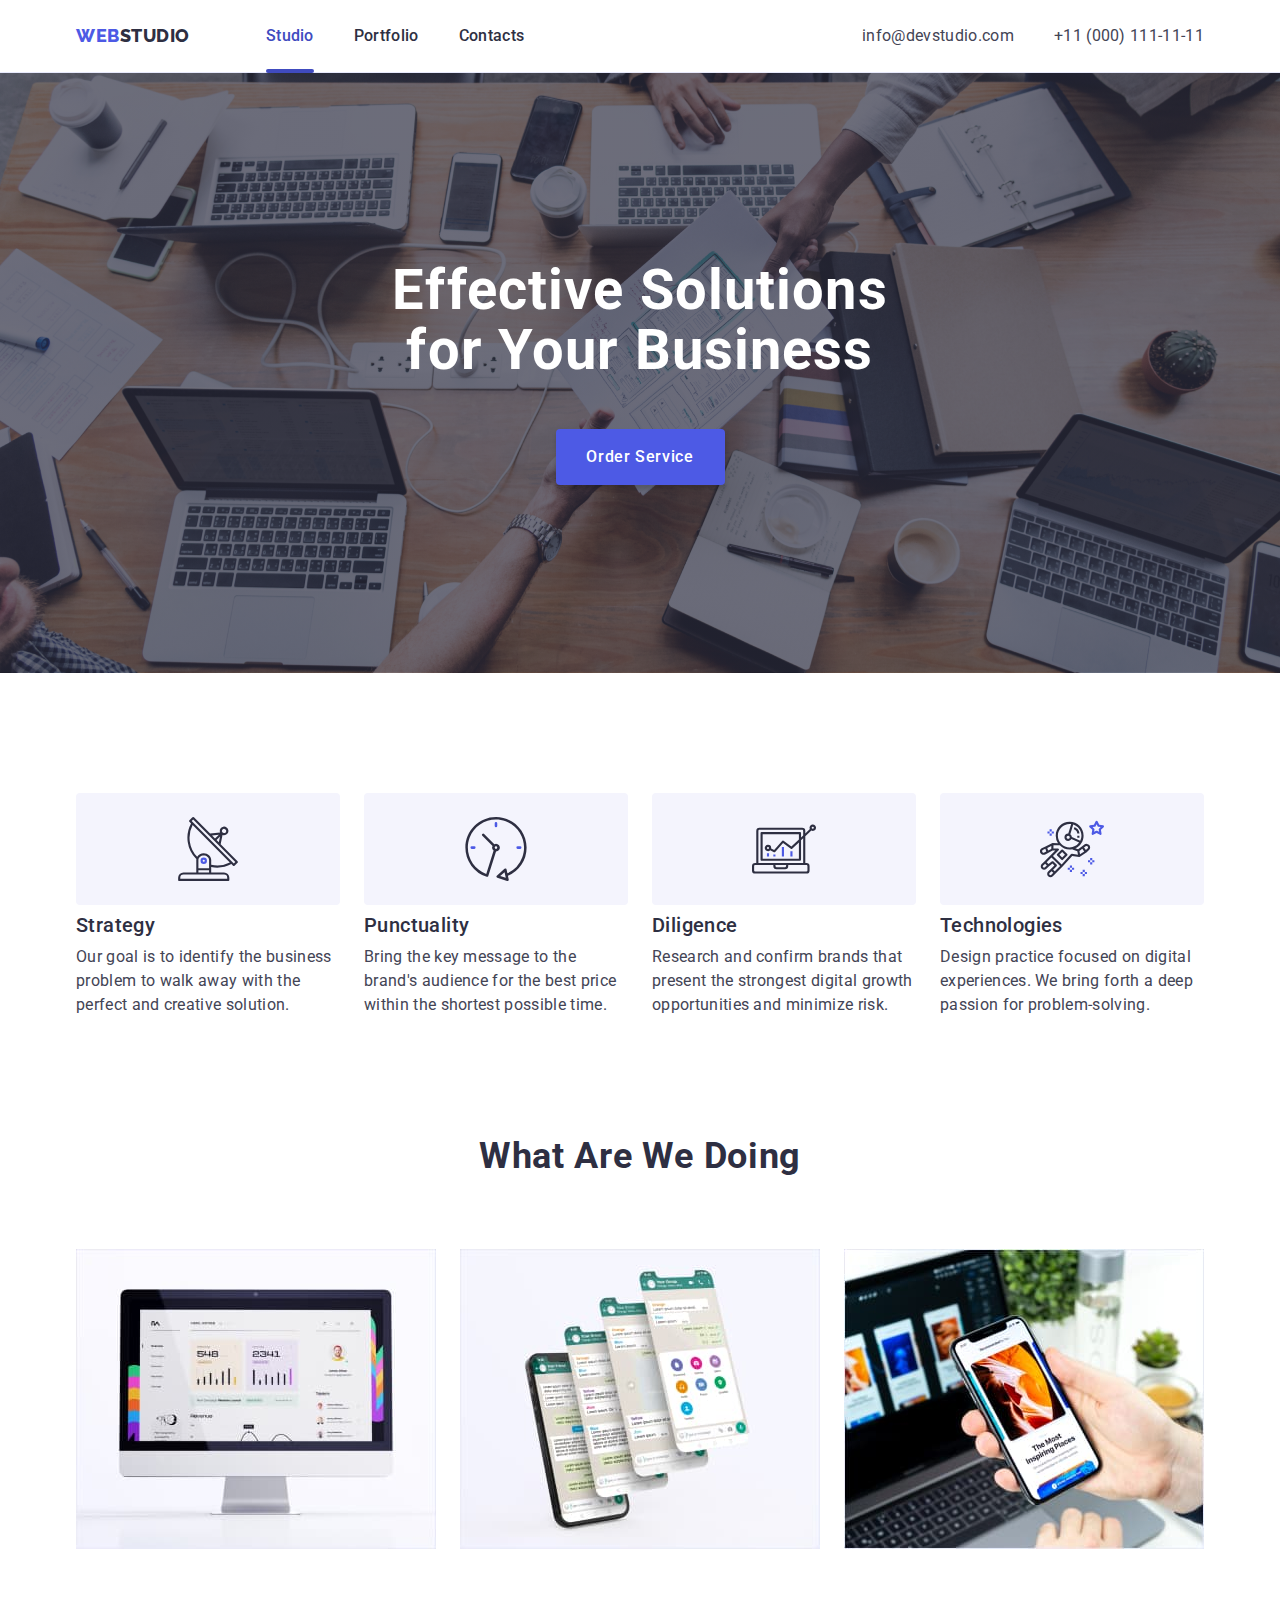
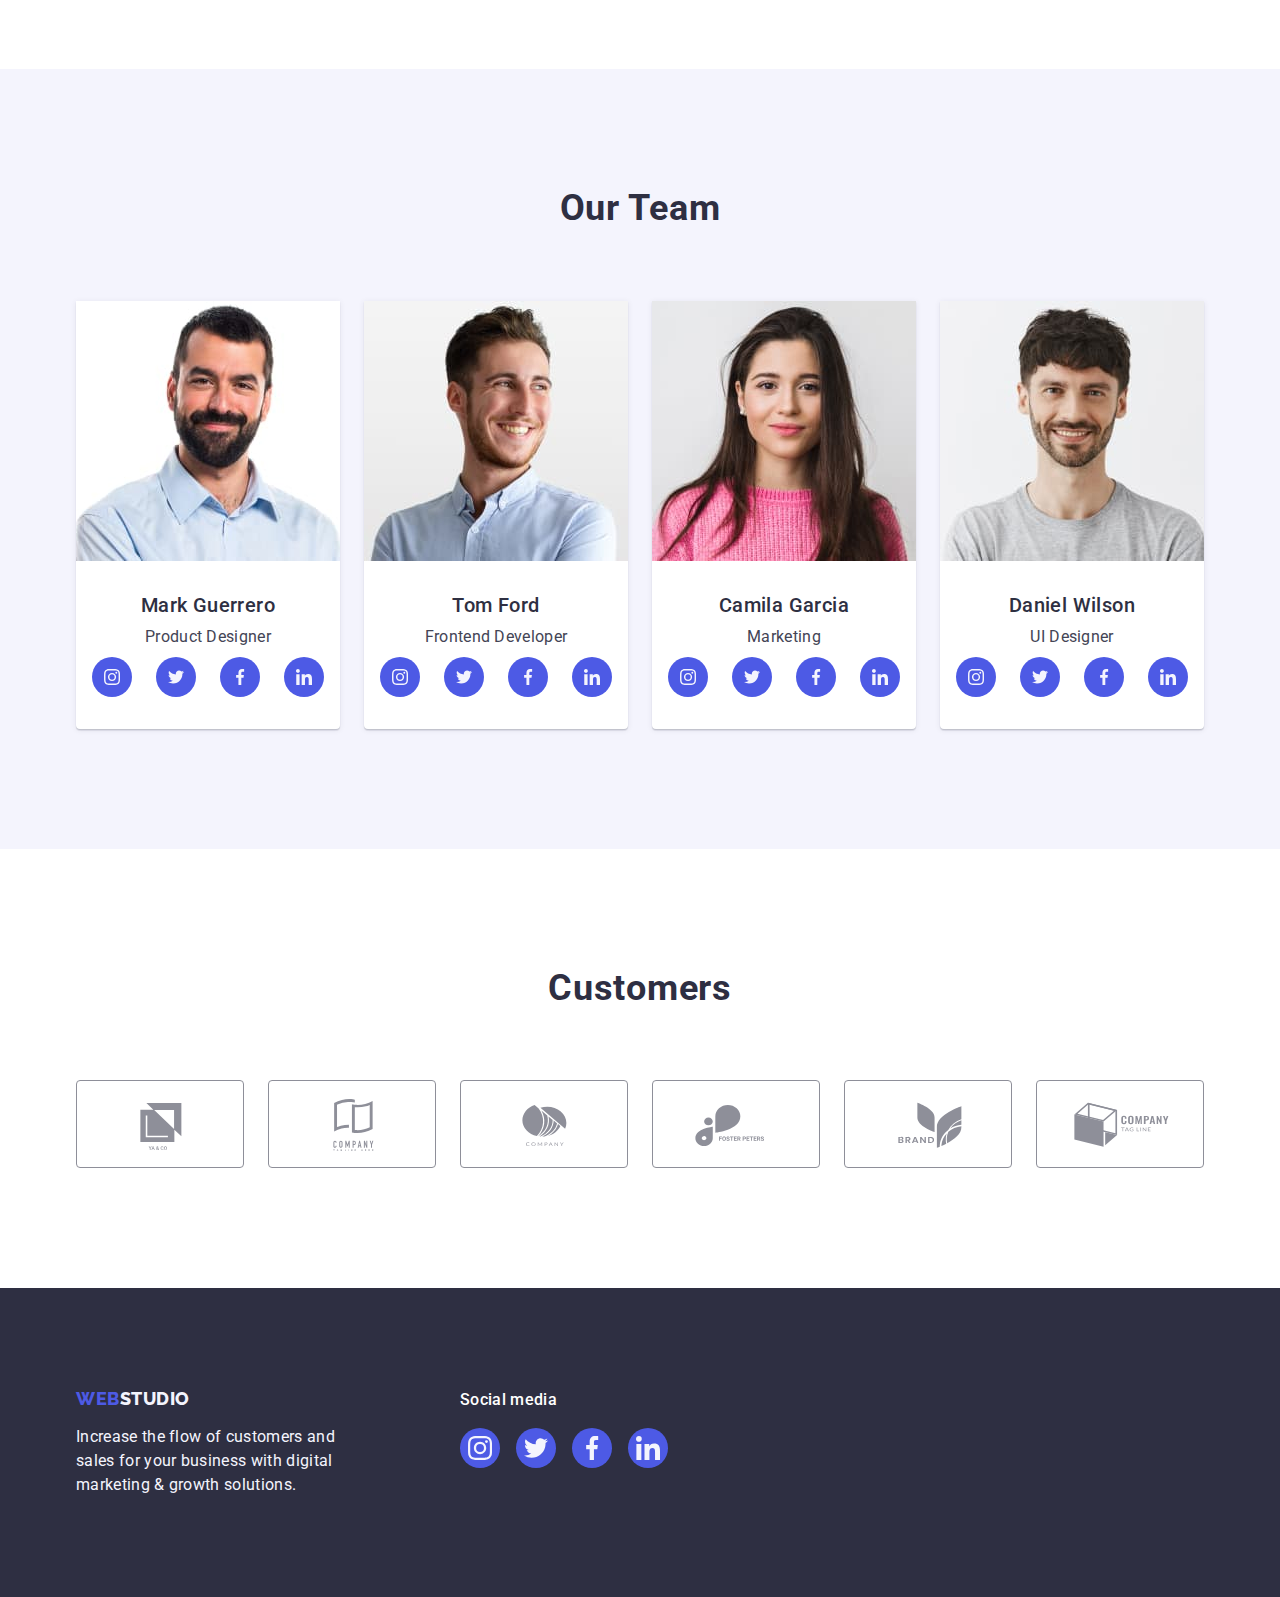
<file: index.html>
<!DOCTYPE html>
<html lang="en">
<head>
    <meta charset="UTF-8">
    <meta http-equiv="X-UA-Compatible" content="IE=edge">
    <meta name="viewport" content="width=device-width, initial-scale=1.0">
    <title>WebStudio</title>
    
    <link rel="stylesheet" href="https://cdn.jsdelivr.net/npm/modern-normalize@1.1.0/modern-normalize.min.css">
    <link rel="stylesheet" href="./css/styles.css">
    
    <link rel="preconnect" href="https://fonts.googleapis.com">
    <link rel="preconnect" href="https://fonts.gstatic.com" crossorigin>
    <link href="https://fonts.googleapis.com/css2?family=Raleway:wght@800&family=Roboto:wght@400;500;700&display=swap" rel="stylesheet">

</head>

    <body>

            <!-- header section -->
             <header class="header"> 
                <div class="container header-container">
                
                    <nav class="header-menu">      
                        <a href="./index.html" class="header-logo link">Web<span class="header-logo-studio">Studio</span>
                        </a> 
                        
                            <ul class="list list-menu">
                                <li class="header-item">
                                    <a href="./index.html" class="header-nav studio-active link">Studio</a>
                                </li>

                                <li class="header-item">
                                    <a href="./portfolio.html" class="header-nav link">Portfolio</a>
                                </li>

                                <li class="header-item">
                                    <a href="" class="header-nav link">Contacts</a>
                                </li>
                            </ul>                          
                    </nav> 

                    <address class="contact">
                        <ul class="list list-contact">
                            <li class="contact-item">
                                <a href="mailto:info@devstudio.com" class="header-contact link">info@devstudio.com</a>
                            </li>   
                            
                            <li>
                                <a href="tel:+110001111111" class="header-contact link">+11 (000) 111-11-11</a>
                            </li>
                        </ul>
                    </address> 

                </div>
            </header>

        <main>

            <!-- hero image section 1-->
            <section class="hero-image">
                <div class="container" > 
                    <h1 class="hero-title">Effective Solutions for Your Business</h1>
                    <button class="hero-image-button" type="button" data-modal-open>Order Service</button>
                </div>
            </section>


            <!-- features section 2-->        
                <section class="features">
                    <div class="container container-features-title">
                        <h2 hidden class="features-title visually-hidden">List of features</h2>
                        <ul class="list list-features">
                            <li class="features-item-strategy">
                                <div class="icon-container">
                                    <svg width="64" height="64">
                                        <use href="./images/icon.svg#icon-antenna"></use>
                                    </svg>
                                </div>
                                <h3 class="features-title">Strategy</h3>
                                <p class="features-text">Our goal is to identify the business problem to walk away with the perfect and creative solution.
                                </p>
                            </li>
                        
                            <li class="features-item-strategy">
                                <div class="icon-container">
                                    <svg width="64" height="64">
                                        <use href="./images/icon.svg#icon-clock"></use>
                                    </svg>
                                </div>
                                <h3 class="features-title">Punctuality</h3>
                                <p class="features-text">Bring the key message to the brand's audience for the best price within the shortest possible time.
                                </p>                        
                            </li>

                            <li class="features-item-strategy">                                
                                <div class="icon-container">
                                    <svg width="64" height="64">
                                        <use href="./images/icon.svg#icon-diagram"></use>
                                    </svg>
                                </div>                                
                                <h3 class="features-title">Diligence</h3>
                                <p class="features-text">Research and confirm brands that present the strongest digital growth opportunities and minimize risk.
                                </p>
                            </li>
                        
                            <li class="features-item-strategy">
                                <div class="icon-container">
                                    <svg width="64" height="64">
                                        <use href="./images/icon.svg#icon-astronaut"></use>
                                    </svg>
                                </div>
                                <h3 class="features-title">Technologies</h3>
                                <p class="features-text">Design practice focused on digital experiences. We bring forth a deep passion for problem-solving.
                                </p>
                            </li>
                        </ul>
                    </div>
                </section>


            <!-- doing section 3-->
                <section class="doing-section">
                    <div class="container">
                        <h2 class="doing-title">What are we doing</h2>
                        <ul class="list list-doing-section">
                            <li class="item-doing-section">
                                <img
                                src="./images/section-2/img-1.jpg"
                                alt="displaying an example site on a computer"
                                width="360"
                                height="300"
                                >
                            </li>

                            <li class="item-doing-section">
                                <img
                                src="./images/section-2/img-2.jpg"
                                alt="displaying an example of the site on the phone"
                                width="360"
                                height="300"
                                >
                            </li>

                            <li class="item-doing-section">
                                <img
                                src="./images/section-2/img-3.jpg"
                                alt="simultaneous display of an example site on a computer and phone"
                                width="360"
                                height="300"
                                >
                            </li>
                        </ul>
                    </div>  
                </section>

<!-- team section 4-->
            <section class="team">
                <div class="container">
                    <h2 class="title-team">Our Team</h2>
                    
                                <!-- section foto 1-->
                    <ul class="list list-team">
                        <li class="item-team">
                            <img src="./images/section-3/img-1.jpg" alt="Portrait of a product designer"
                            width="264"
                            height="260"
                            >
                            <div class="item-name-team">
                                <h3 class="name-team">Mark Guerrero</h3>
                                <p class="specialist-team">Product Designer</p>

                                <ul class="socials list">
                                    <li class="socials-item">
                                        <a class="socials-link link"                                         
                                            href="" 
                                            target="_blank"   rel="noopener noreferrer"
                                            aria-label="instagram icon"
                                        >
                                            <svg class="socials-icon" width="16" height="16">
                                                <use href="./images/icon.svg#icon-instagram"></use>
                                            </svg>
                                        </a>
                                    </li>

                                    <li class="socials-item">
                                        <a class="socials-link link"
                                            href="" 
                                            target="_blank" 
                                            rel="noopener noreferrer" 
                                            aria-label="twitter icon"
                                        >
                                            <svg class="socials-icon" width="16" height="16">
                                                <use href="./images/icon.svg#icon-twitter"></use>
                                            </svg>
                                        </a>
                                    </li>

                                    <li class="socials-item">
                                        <a class="socials-link link" 
                                            href="" 
                                            target="_blank" 
                                            rel="noopener noreferrer" 
                                            aria-label="facebook icon"
                                        >
                                            <svg class="socials-icon" width="16" height="16">
                                                <use href="./images/icon.svg#icon-facebook"></use>
                                            </svg>
                                        </a>
                                    </li>

                                    <li class="socials-item">
                                        <a class="socials-link link" 
                                            href="" 
                                            target="_blank" 
                                            rel="noopener noreferrer" 
                                            aria-label="linkedin icon"
                                        >
                                            <svg class="socials-icon" width="16" height="16">
                                                <use href="./images/icon.svg#icon-linkedin"></use>
                                            </svg>
                                        </a>
                                    </li>
                                </ul>

                            </div>
                        </li>
                        
                                <!-- section foto 2-->
                        <li class="item-team">
                            <img src="./images/section-3/img-2.jpg" alt="Interface developer portrait"
                            width="264"
                            height="260"
                            >
                            <div class="item-name-team">
                                <h3 class="name-team">Tom Ford</h3>
                                <p class="specialist-team">Frontend Developer</p>

                                <ul class="socials list">
                                    <li class="socials-item">
                                        <a class="socials-link link" 
                                            href="" 
                                            target="_blank" 
                                            rel="noopener noreferrer" 
                                            aria-label="instagram icon"
                                        >
                                            <svg class="socials-icon" width="16" height="16">
                                                <use href="./images/icon.svg#icon-instagram"></use>
                                            </svg>
                                        </a>
                                    </li>
                                
                                    <li class="socials-item">
                                        <a class="socials-link link" 
                                            href="" 
                                            target="_blank" 
                                            rel="noopener noreferrer" 
                                            aria-label="twitter icon"
                                        >
                                            <svg class="socials-icon" width="16" height="16">
                                                <use href="./images/icon.svg#icon-twitter"></use>
                                            </svg>
                                        </a>
                                    </li>
                                
                                    <li class="socials-item">
                                        <a class="socials-link link" 
                                            href="" 
                                            target="_blank" 
                                            rel="noopener noreferrer" 
                                            aria-label="facebook icon"
                                        >
                                            <svg class="socials-icon" width="16" height="16">
                                                <use href="./images/icon.svg#icon-facebook"></use>
                                            </svg>
                                        </a>
                                    </li>
                                
                                    <li class="socials-item">
                                        <a class="socials-link link" 
                                            href="" 
                                            target="_blank" 
                                            rel="noopener noreferrer" 
                                            aria-label="linkedin icon"
                                        >
                                            <svg class="socials-icon" width="16" height="16">
                                                <use href="./images/icon.svg#icon-linkedin"></use>
                                            </svg>
                                        </a>
                                    </li>
                                </ul>

                            </div>
                        </li>
                    
                                <!-- section foto 3-->
                        <li class="item-team">
                            <img src="./images/section-3/img-3.jpg" alt="Portrait of a marketer"
                            width="264"
                            height="260"
                            >
                            <div class="item-name-team">
                                <h3 class="name-team">Camila Garcia</h3>
                                <p class="specialist-team">Marketing</p>

                                <ul class="socials list">
                                    <li class="socials-item">
                                        <a class="socials-link link" 
                                            href="" 
                                            target="_blank" 
                                            rel="noopener noreferrer" 
                                            aria-label="instagram icon"
                                        >
                                            <svg class="socials-icon" width="16" height="16">
                                                <use href="./images/icon.svg#icon-instagram"></use>
                                            </svg>
                                        </a>
                                    </li>
                                
                                    <li class="socials-item">
                                        <a class="socials-link link" 
                                            href="" target="_blank" 
                                            rel="noopener noreferrer" 
                                            aria-label="twitter icon"
                                        >
                                            <svg class="socials-icon" width="16" height="16">
                                                <use href="./images/icon.svg#icon-twitter"></use>
                                            </svg>
                                        </a>
                                    </li>
                                
                                    <li class="socials-item">
                                        <a class="socials-link link" 
                                            href="" 
                                            target="_blank" 
                                            rel="noopener noreferrer" 
                                            aria-label="facebook icon"
                                        >
                                            <svg class="socials-icon" width="16" height="16">
                                                <use href="./images/icon.svg#icon-facebook"></use>
                                            </svg>
                                        </a>
                                    </li>
                                
                                    <li class="socials-item">
                                        <a class="socials-link link" 
                                            href="" 
                                            target="_blank" 
                                            rel="noopener noreferrer" 
                                            aria-label="linkedin icon"
                                        >
                                            <svg class="socials-icon" width="16" height="16">
                                                <use href="./images/icon.svg#icon-linkedin"></use>
                                            </svg>
                                        </a>
                                    </li>
                                </ul>

                            </div>
                        </li>
                                   
                                <!-- section foto 4-->
                        <li class="item-team">
                            <img src="./images/section-3/img-4.jpg" alt="Portrait of a user interface designer"
                            width="264"
                            height="260"
                            >
                            <div class="item-name-team">
                                <h3 class="name-team">Daniel Wilson</h3>
                                <p class="specialist-team">UI Designer</p>

                                <ul class="socials list">
                                    <li class="socials-item">
                                        <a class="socials-link link" 
                                            href="" 
                                            target="_blank" 
                                            rel="noopener noreferrer" 
                                            aria-label="instagram icon"
                                        >
                                            <svg class="socials-icon" width="16" height="16">
                                                <use href="./images/icon.svg#icon-instagram"></use>
                                            </svg>
                                        </a>
                                    </li>
                                
                                    <li class="socials-item">
                                        <a class="socials-link link" 
                                            href="" 
                                            target="_blank" 
                                            rel="noopener noreferrer" 
                                            aria-label="twitter icon"
                                        >
                                            <svg class="socials-icon" width="16" height="16">
                                                <use href="./images/icon.svg#icon-twitter"></use>
                                            </svg>
                                        </a>
                                    </li>
                                
                                    <li class="socials-item">
                                        <a class="socials-link link" 
                                            href="" 
                                            target="_blank" 
                                            rel="noopener noreferrer" 
                                            aria-label="facebook icon"
                                        >
                                            <svg class="socials-icon" width="16" height="16">
                                                <use href="./images/icon.svg#icon-facebook"></use>
                                            </svg>
                                        </a>
                                    </li>
                                
                                    <li class="socials-item">
                                        <a class="socials-link link" 
                                            href="" 
                                            target="_blank" 
                                            rel="noopener noreferrer" 
                                            aria-label="linkedin icon"
                                        >
                                            <svg class="socials-icon" width="16" height="16">
                                                <use href="./images/icon.svg#icon-linkedin"></use>
                                            </svg>
                                        </a>
                                    </li>
                                </ul>

                            </div>
                        </li>
                    </ul>
                </div>
           </section>


           <!-- customers section 5 -->
        <section class="customers-section section">
            <div class="container container-customers">
                <h2 class="title-container">Customers</h2>   
                        
                    <ul class="list clients-list">
                        <li class="clients-container">
                            <a class="clients-link link" href="">
                                <svg class="clients-icon" width="104" height="56">
                                    <use href="./images/icon.svg#client-icon-logo-one"></use>
                                </svg> 
                            </a>
                        </li>
                           
                        <li class="clients-container">
                            <a class="clients-link link" href="">
                                <svg class="clients-icon" width="104" height="56">
                                    <use href="./images/icon.svg#client-icon-logo-two"></use>
                                </svg>
                            </a>
                        </li>

                        <li class="clients-container">
                            <a class="clients-link link" href="">
                                <svg class="clients-icon" width="104" height="56">
                                    <use href="./images/icon.svg#client-icon-logo-three"></use>
                                </svg>
                            </a>
                        </li>
                       
                        <li class="clients-container">
                            <a class="clients-link link" href="">
                                <svg class="clients-icon" width="104" height="56">
                                    <use href="./images/icon.svg#client-icon-logo-four"></use>
                                </svg>
                            </a>
                        </li>

                        <li class="clients-container">
                            <a class="clients-link link" href="">
                                <svg class="clients-icon" width="104" height="56">
                                    <use href="./images/icon.svg#client-icon-logo-five"></use>
                                </svg>
                            </a>
                        </li>

                        <li class="clients-container">
                            <a class="clients-link link" href="">
                                <svg class="clients-icon" width="104" height="56">
                                    <use href="./images/icon.svg#client-icon-logo-six"></use>
                                </svg>
                            </a>
                        </li>
                       
                    </ul>
            </div>
        </section>

        </main>

        <!-- footer section -->
        <footer class="footer-section">
            <div class="container footer-container">
                <div class="footer-logo-container">
                    <a href="./index.html" class="link footer-logo">Web<span class="footer-logo-studio">Studio</span>
                    </a>
                    <p class="footer-section-text">Increase the flow of customers and sales for your business with digital marketing & growth solutions.
                    </p>
                </div>

                <div class="footer-icon-container">
                    <p class="footer-social-team">Social media</p>
                   
                    <ul class="footer-socials list">
                        <li class="footer-socials-item">
                            <a class="footer-socials-link link" href="" target="_blank" rel="noopener noreferrer" aria-label="instagram icon">
                                <svg class="footer-socials-icon" width="24" height="24">
                                    <use href="./images/icon.svg#icon-instagram"></use>
                                </svg>
                            </a>
                        </li>

                        <li class="footer-socials-item">
                            <a class="footer-socials-link link" href="" target="_blank" rel="noopener noreferrer" aria-label="instagram icon">
                                <svg class="footer-socials-icon" width="24" height="24">
                                    <use href="./images/icon.svg#icon-twitter"></use>
                                </svg>
                            </a>
                        </li>

                        <li class="footer-socials-item">
                            <a class="footer-socials-link link" href="" target="_blank" rel="noopener noreferrer" aria-label="instagram icon">
                                <svg class="footer-socials-icon" width="24" height="24">
                                    <use href="./images/icon.svg#icon-facebook"></use>
                                </svg>
                            </a>
                        </li>

                        <li class="footer-socials-item">
                            <a class="footer-socials-link link" href="" target="_blank" rel="noopener noreferrer" aria-label="instagram icon">
                                <svg class="footer-socials-icon" width="24" height="24">
                                    <use href="./images/icon.svg#icon-linkedin"></use>
                                </svg>
                            </a>
                        </li>                                 

                    </ul>
                </div>

            </div>
        </footer>


<!-- modal window -->

<div class="backdrop is-hidden" data-modal>
    <div class="modal">

        <button class="modal-button" type="button" data-modal-close>
            <svg class="modal-icon" width="8" height="8">
                <use href="./images/icon.svg#icon-close"></use>
            </svg>
        </button>

    </div>
</div>

<script src="./js/modal.js"></script>
    </body>
</html>
</file>
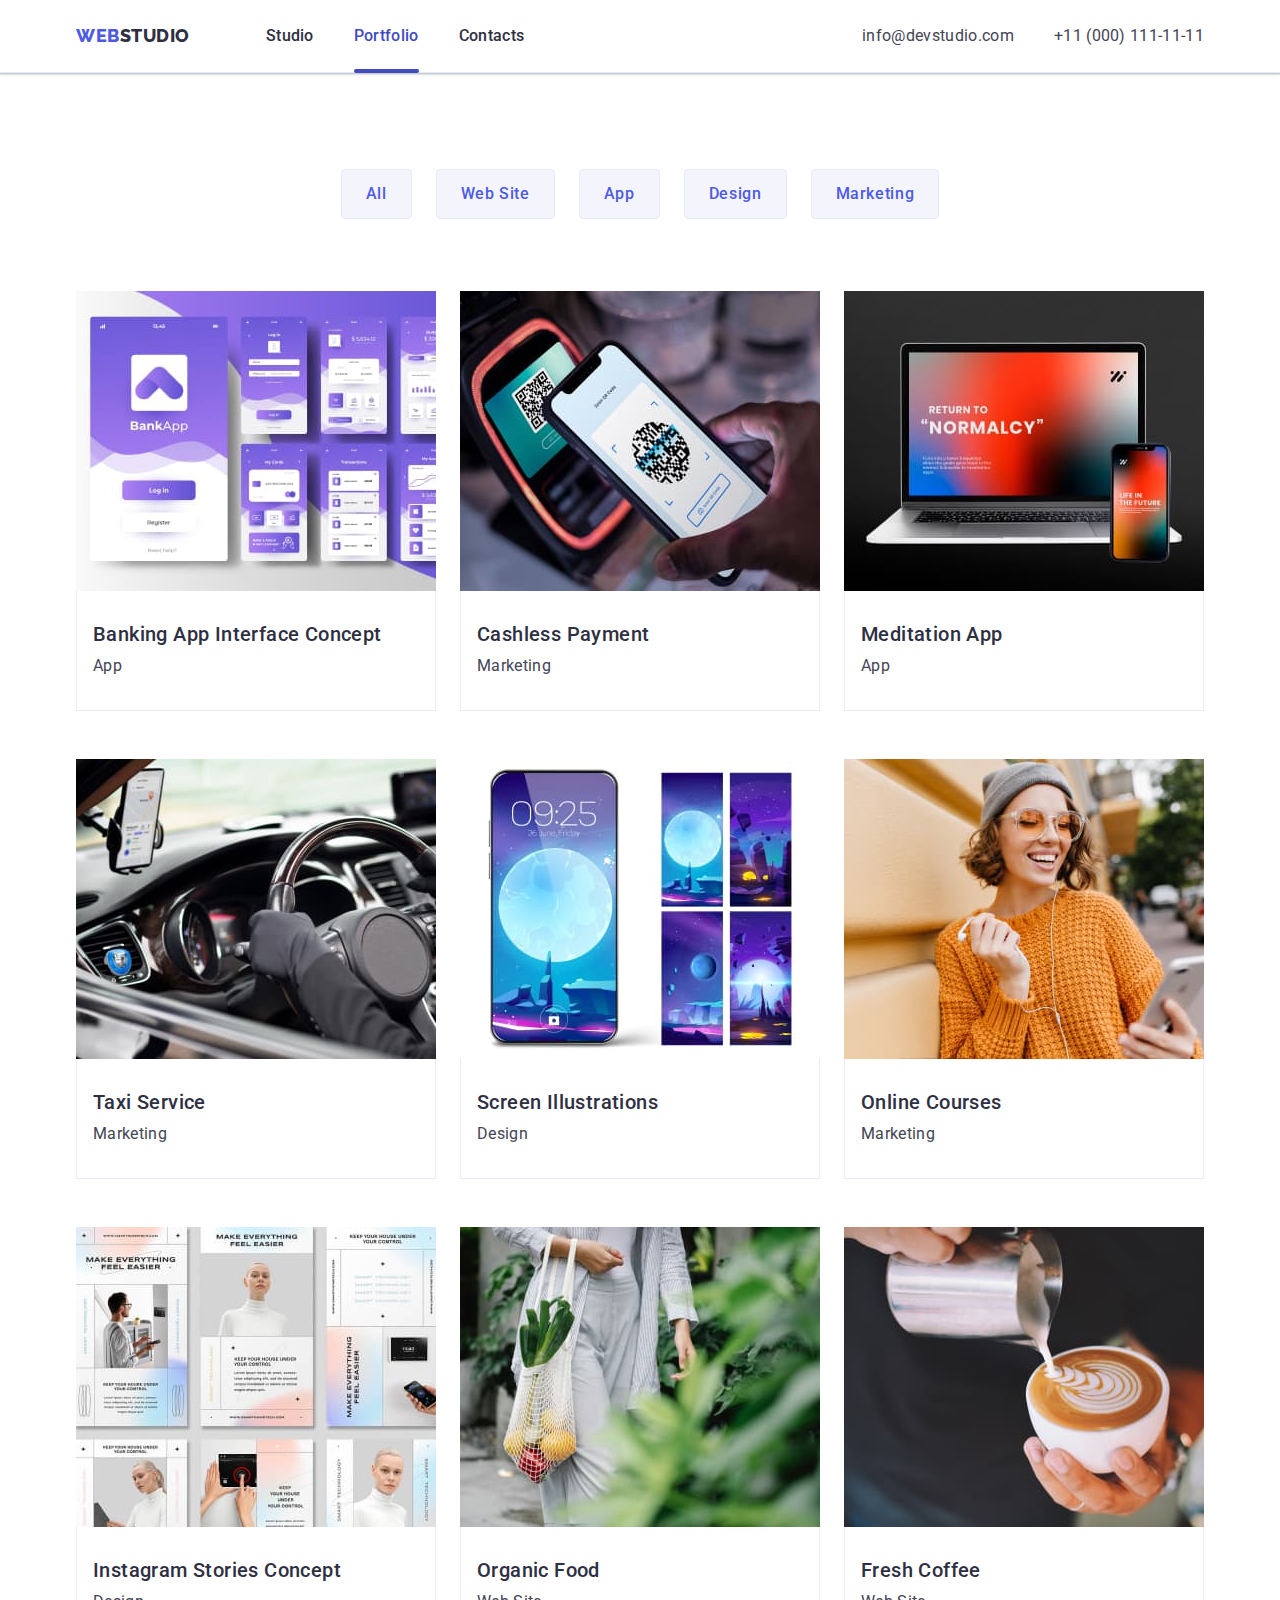
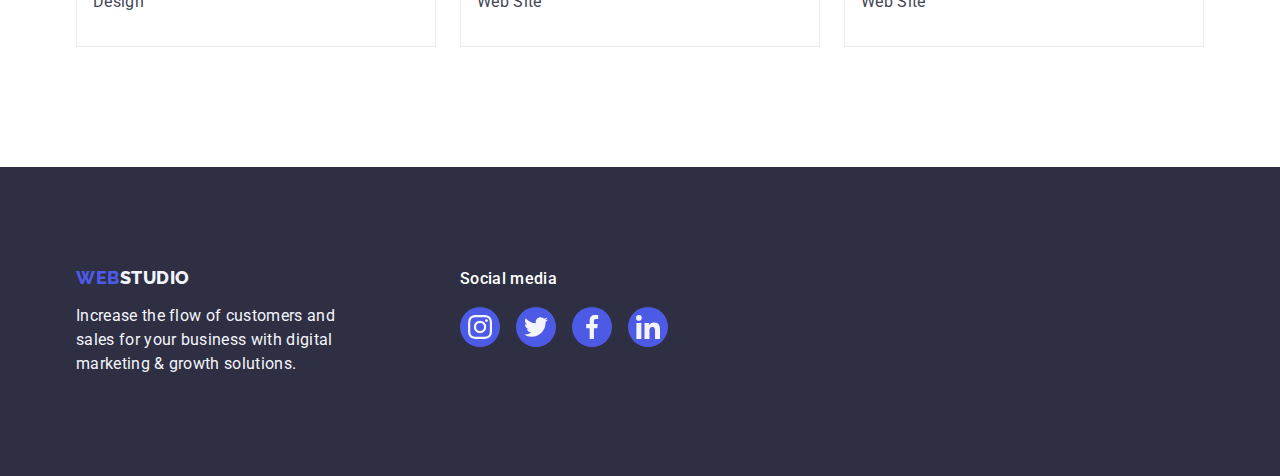
<file: portfolio.html>
<!DOCTYPE html>
<html lang="en">
<head>
    <meta charset="UTF-8">
    <meta http-equiv="X-UA-Compatible" content="IE=edge">
    <meta name="viewport" content="width=device-width, initial-scale=1.0">
    <title>WebStudiot</title>

    <link rel="stylesheet" href="https://cdn.jsdelivr.net/npm/modern-normalize@1.1.0/modern-normalize.min.css">
    <link rel="stylesheet" href="./css/styles.css">

    <link rel="preconnect" href="https://fonts.googleapis.com">
    <link rel="preconnect" href="https://fonts.gstatic.com" crossorigin>
    <link href="https://fonts.googleapis.com/css2?family=Raleway:wght@800&family=Roboto:wght@400;500;700&display=swap" rel="stylesheet">

</head>
  
<body>


            <!-- header section -->
            <header class="header">
                <div class="container header-container">
            
                    <nav class="header-menu">
                        <a href="./index.html" class="header-logo link">Web<span class="header-logo-studio">Studio</span>
                        </a>
            
                        <ul class="list list-menu">
                            <li class="header-item">
                                <a href="./index.html" class="header-nav link">Studio</a>
                            </li>
            
                            <li class="header-item">
                                <a href="./portfolio.html" class="header-nav portfolio-active link">Portfolio</a>
                            </li>
            
                            <li class="header-item">
                                <a href="" class="header-nav link">Contacts</a>
                            </li>
                        </ul>
                    </nav>
            
                    <address class="contact">
                        <ul class="list list-contact">
                            <li class="contact-item">
                                <a href="mailto:info@devstudio.com" class="header-contact link">info@devstudio.com</a>
                            </li>
            
                            <li>
                                <a href="tel:+110001111111" class="header-contact link">+11 (000) 111-11-11</a>
                            </li>
                        </ul>
                    </address>
            
                </div>
            </header>

<main>

<!-- Filters button section 1 -->
<section class="filters">
    <div class="container">
        <h1 hidden class="filter-button visually-hidden">List of features</h1>
            <ul class="list list-filter-button">
                    <li>
                        <button type="button" class="filter-button">All</button>
                    </li>
                    <li>
                        <button type="button" class="filter-button">Web Site</button>
                    </li>
                    <li>
                        <button type="button" class="filter-button">App</button>
                    </li>
                    <li>
                        <button type="button" class="filter-button">Design</button>
                    </li>
                    <li>
                        <button type="button" class="filter-button">Marketing</button>
                    </li>
            </ul>
   


<!-- Row section -->
<!-- Row  1 - Project Card 1  -->

<ul class="list project-card-list">
 
    <li class="project-card-item">
        <a class="link project-card-link" href="">
            <div class="project-card-box">
                <img class="project-card-img"
                    src="./images/portfolio/row-1/img-1.jpg"
                    alt="Banking App Interface Concept"
                    width="360"
                    height="300"
                />   
                <div class="overlay">
                    <p class="overlay-label">14 Stylish and User-Friendly App Design Concepts · Task Manager App · Calorie Tracker App ·
                        Exotic Fruit Ecommerce App ·
                        Cloud Storage App
                    </p>
                </div>
            </div>

            <div class="project-card-container-item">
                <h2 class="project-card-title">Banking App Interface Concept</h2>
                <p class="project-card-desc">App</p>
            </div>            
        </a>
    </li>
        
    <!-- Row 1 - Project Card 2  -->
    <li class="project-card-item">
        <a class="link project-card-link" href="">
            <div class="project-card-box">
                <img class="project-card-img"
                    src="./images/portfolio/row-1/img-2.jpg"
                    alt="Cashless Payment"
                    width="360"
                    height="300"
                />
                <div class="overlay">
                    <p class="overlay-label">14 Stylish and User-Friendly App Design Concepts · Task Manager App · Calorie Tracker App ·
                        Exotic Fruit Ecommerce App ·
                        Cloud Storage App
                    </p>
                </div>
            </div>

            <div class="project-card-container-item">
                <h2 class="project-card-title">Cashless Payment</h2>
                <p class="project-card-desc">Marketing</p>
            </div>
        </a>
    </li>

    <!-- Row 1 - Project Card 3   -->
    <li class="project-card-item">
        <a class="link project-card-link" href="">
            <div class="project-card-box">

                <img class="project-card-img" 
                    src="./images/portfolio/row-1/img-3.jpg" 
                    alt="Meditation App"
                    width="360"                           
                    height="300"
                />
                <div class="overlay">
                    <p class="overlay-label">14 Stylish and User-Friendly App Design Concepts · Task Manager App · Calorie Tracker App ·
                        Exotic Fruit Ecommerce App ·
                        Cloud Storage App
                    </p>
                </div>
            </div>

            <div class="project-card-container-item">
                <h2 class="project-card-title">Meditation App</h2>
                <p class="project-card-desc">App</p>
            </div>          
        </a>
    </li>

    <!-- Row 2 - Project Card 1  -->    
    <li class="project-card-item">
        <a class="link project-card-link" href="">   
            <div class="project-card-box">
                <img class="project-card-img" 
                    src="./images/portfolio/row-2/img-1.jpg" 
                    alt="Taxi Service"
                    width="360"                           
                    height="300"
                />
                <div class="overlay">
                    <p class="overlay-label">14 Stylish and User-Friendly App Design Concepts · Task Manager App · Calorie Tracker App ·
                        Exotic Fruit Ecommerce App ·
                        Cloud Storage App
                    </p>
                </div>
            </div>

            <div class="project-card-container-item">
                <h2 class="project-card-title">Taxi Service</h2>
                <p class="project-card-desc">Marketing</p>
            </div>
        </a>
    </li>

    <!-- Row 2 - Project Card 2  -->
    <li class="project-card-item">
        <a class="link project-card-link" href=""> 
            <div class="project-card-box">
                <img class="project-card-img" 
                    src="./images/portfolio/row-2/img-2.jpg"
                    alt="Screen Illustrations"
                    width="360"                           
                    height="300"
                />
                <div class="overlay">
                    <p class="overlay-label">14 Stylish and User-Friendly App Design Concepts · Task Manager App · Calorie Tracker App ·
                        Exotic Fruit Ecommerce App ·
                        Cloud Storage App
                    </p>
                </div>
            </div>

            <div class="project-card-container-item">
                <h2 class="project-card-title">Screen Illustrations</h2>
                <p class="project-card-desc">Design</p>
            </div>
        </a>
    </li>

    <!-- Row 2 - Project Card 3  -->
    <li class="project-card-item">
        <a class="link project-card-link" href=""> 
            <div class="project-card-box">
                <img class="project-card-img" 
                    src="./images/portfolio/row-2/img-3.jpg" 
                    alt="Online Courses"
                    width="360"                           
                    height="300"
                />
                <div class="overlay">
                    <p class="overlay-label">14 Stylish and User-Friendly App Design Concepts · Task Manager App · Calorie Tracker App ·
                        Exotic Fruit Ecommerce App ·
                        Cloud Storage App
                    </p>
                </div>
            </div>

            <div class="project-card-container-item">
                <h2 class="project-card-title">Online Courses</h2>
                <p class="project-card-desc">Marketing</p>
            </div>
        </a>
    </li> 

    <!-- Row 3 - Project Card 1 -->    
    <li class="project-card-item">
        <a class="link project-card-link" href=""> 
            <div class="project-card-box">
                <img class="project-card-img" 
                    src="./images/portfolio/row-3/img-1.jpg"
                    alt="Instagram Stories Concept"
                    width="360"                           
                    height="300"
                />
                <div class="overlay">
                    <p class="overlay-label">14 Stylish and User-Friendly App Design Concepts · Task Manager App · Calorie Tracker App ·
                        Exotic Fruit Ecommerce App ·
                        Cloud Storage App
                    </p>
                </div>
            </div>

            <div class="project-card-container-item">
                <h2 class="project-card-title">Instagram Stories Concept</h2>
                <p class="project-card-desc">Design</p>
            </div>
        </a>
    </li>

    <!-- Row 3 - Project Card 2 -->      
    <li class="project-card-item">
        <a class="link project-card-link" href=""> 
            <div class="project-card-box">
                <img class="project-card-img" 
                    src="./images/portfolio/row-3/img-2.jpg"
                    alt="Organic Food"
                    width="360"                           
                    height="300"
                />
                <div class="overlay">
                    <p class="overlay-label">14 Stylish and User-Friendly App Design Concepts · Task Manager App · Calorie Tracker App ·
                        Exotic Fruit Ecommerce App ·
                        Cloud Storage App
                    </p>
                </div>
            </div>

            <div class="project-card-container-item">
                <h2 class="project-card-title">Organic Food</h2>
                <p class="project-card-desc">Web Site</p>
            </div>
        </a>
    </li>

    <!-- Row 3 - Project Card 3 -->   
    <li class="project-card-item">
        <a class="link project-card-link" href=""> 
            <div class="project-card-box">
                <img class="project-card-img" 
                    src="./images/portfolio/row-3/img-3.jpg"
                    alt="Fresh Coffee"
                    width="360"                           
                    height="300"
                />
                <div class="overlay">
                    <p class="overlay-label">14 Stylish and User-Friendly App Design Concepts · Task Manager App · Calorie Tracker App ·
                        Exotic Fruit Ecommerce App ·
                        Cloud Storage App
                    </p>
                </div>
            </div>

            <div class="project-card-container-item">
                <h2 class="project-card-title">Fresh Coffee</h2>
                <p class="project-card-desc">Web Site</p>
            </div>
        </a>
    </li>
    </ul>
  </div>
</section>

</main>


<!-- footer section -->
<footer class="footer-section">
    <div class="container footer-container">
        <div class="footer-logo-container">
            <a href="./index.html" class="link footer-logo">Web<span class="footer-logo-studio">Studio</span>
            </a>
            <p class="footer-section-text">Increase the flow of customers and sales for your business with digital
                marketing & growth solutions.
            </p>
        </div>

        <div class="footer-icon-container">
            <p class="footer-social-team">Social media</p>

            <ul class="footer-socials list">
                <li class="socials-item">
                    <a class="footer-socials-link link" href="" target="_blank" rel="noopener noreferrer"
                        aria-label="instagram icon">
                        <svg class="footer-socials-icon" width="24" height="24">
                            <use href="./images/icon.svg#icon-instagram"></use>
                        </svg>
                    </a>
                </li>

                <li class="socials-item">
                    <a class="footer-socials-link link" href="" target="_blank" rel="noopener noreferrer"
                        aria-label="instagram icon">
                        <svg class="footer-socials-icon" width="24" height="24">
                            <use href="./images/icon.svg#icon-twitter"></use>
                        </svg>
                    </a>
                </li>

                <li class="socials-item">
                    <a class="footer-socials-link link" href="" target="_blank" rel="noopener noreferrer"
                        aria-label="instagram icon">
                        <svg class="footer-socials-icon" width="24" height="24">
                            <use href="./images/icon.svg#icon-facebook"></use>
                        </svg>
                    </a>
                </li>

                <li class="socials-item">
                    <a class="footer-socials-link link" href="" target="_blank" rel="noopener noreferrer"
                        aria-label="instagram icon">
                        <svg class="footer-socials-icon" width="24" height="24">
                            <use href="./images/icon.svg#icon-linkedin"></use>
                        </svg>
                    </a>
                </li>

            </ul>
        </div>

    </div>
</footer>


</body>
</html>
</file>
<file: css/styles.css>
:root {   
--background-color-basic: #fff;

--logo-color-1: #4D5AE5;
--logo-color-2: #2E2F42;
--logo-color-3: #F4F4FD;

    
/* text */
--dark-text-color-1: #2E2F42;
--dark-text-color-2: #434455;
--text-color-change-1: #404BBF;
--light-text-color-1: #F4F4FD;
--light-text-color-2: #fff;

--dark-background-color-1: #2E2F42;
--light-background-color-1: #F4F4FD;

--button-color-1: #4D5AE5;
--button-change-color-1: #404BBF;
--button-color-2: #F4F4FD;

--button-border-color-1: #E7E9FC;

--button-text-color-1: #4D5AE5;
--button-text-color-2: #fff;

--socials-icon-background-color-1: #4D5AE5;
--socials-icon-background-hover-focus: #404BBF;
--socials-icon-color-1: #f4f4fd;

--clients-icon-color-1: #8e8f99;
--clients-icon-color-hover-focus: #404BBF;

--footer-socials-icon-background-color-1: #4D5AE5;
--footer-socials-icon-background-hover-focus: #31D0AA;

--header-nav-color-hover-focus: #404BBF;

--overlay-label-background-hover-focus: #4d5ae5ea;
--overlay-label-color-text-hover-focus: #F4F4FD;

/* =================================================== */
/* modal-window */
--modal-idx: 10;
--modal-window-background-color: #FCFCFC;
--modal-window-button-background: #E7E9FC;
--modal-window-button-background-hover-focus: #404BBF;

--modal-icon-close-color-1: #2E2F42;
--modal-icon-close-color-1-hover-focus: #FFFFFF;

--animation-transition: 250ms;
--transition-timing-function: cubic-bezier(0.4, 0, 0.2, 1);

}


/* =========================================== */

body {
    background-color: var(--background-color-basic);
    color: var(--dark-text-color-2);
    font-family: "Roboto", sans-serif;
}

img {
    display: block;
}
  
p,
h1,
h2,
h3,
h4,
h5 {
    margin: 0;
}

ul {
    padding: 0;
    margin: 0;
}

.link {
    text-decoration: none;
}

.list {
    list-style: none;
}

.container {
    width: 1158px;
    margin: 0 auto;
    padding: 0 15px;
  }

.project-card-box {
    position: relative;
    overflow: hidden;
}
       
/* =========================== */
        /*header section*/
.header {
    background-color: var(--background-color-basic);
    border-bottom: 1px solid #e7e9fc;
    box-shadow: 0px 2px 1px rgba(46, 47, 66, 0.08),
        0px 1px 1px rgba(46, 47, 66, 0.16),
        0px 1px 6px rgba(46, 47, 66, 0.08);
}

.header-container {    
    padding: 0 15px;    
    display: flex;
    align-items: center;
}

.header-menu {
    display: flex;
    align-items: center;
}
 
.list-menu {
    display: flex;     
}

.header-item {
    margin-right: 40px;
}

.list-menu .header-item:last-child {
    margin-right: 0;
}


.header-logo {
    font-family: "Raleway", sans-serif;    
    font-weight: 800;
    font-size: 18px;
    line-height: 1.17;
    letter-spacing: 0.03em;
    color:var(--logo-color-1); 
    text-transform: uppercase;
    text-decoration: none;
    margin-right: 76px;
}

.header-logo-studio {
    font-family: 'Raleway';    
    font-weight: 800;
    font-size: 18px;
    line-height: 21px;
    letter-spacing: 0.03em;
    text-transform: uppercase;
    text-decoration: none;
    color: var(--logo-color-2);
}

.header-nav {       
    font-weight: 500;
    font-size: 16px;
    line-height: 1.5;
    letter-spacing: 0.02em;    
    color: var(--dark-text-color-1);    
    padding-top: 24px;
    padding-bottom: 24px; 
    display: block;
    position: relative;

    transition-property: color, background-color;
    transition-duration: var(--animation-transition);
    transition-timing-function: var(--transition-timing-function);
}
   
.header-nav:hover,
.header-nav:focus { 
    color: var(--text-color-change-1);    
} 

.header-nav:after {
    content: '';
    position: absolute;
    bottom: -1px;
    left: 0;

    display: block;
    width: 100%;
    height: 4px;
    border-radius: 2px;

    transition-property: color, background-color;
    transition-duration: var(--animation-transition);
    transition-timing-function: var(--transition-timing-function);
}

.studio-active {
    color: var(--text-color-change-1);
}

.studio-active:after,
.studio-active:hover::after,
.studio-active:focus::after {
    background-color: var(--header-nav-color-hover-focus);
}

.contact {
    font-style: normal;
    margin-left: auto;
}

.header-contact {   
    font-weight: 400;
    font-size: 16px;
    line-height: 1.5;
    letter-spacing: 0.02em;   
    color: var(--dark-text-color-2);

    transition-property: color, background-color;
    transition-duration: var(--animation-transition);
    transition-timing-function: var(--transition-timing-function);
}

.contact .header-contact:hover,
.contact .header-contact:focus {
    color: var(--text-color-change-1);
   }

.list-contact {
    display: flex;
    flex: start;
    gap: 40px;
   }

.contact-item {
    display: flex;  
    gap: 40px;
}
       /* header section */
/* ============================== */


/* ============================== */
       /*hero image section 1 */
.hero-image { 
    max-width: 1440px;
    margin-left: auto;
    margin-right: auto;
    background-color: var(--dark-background-color-1);
    padding-top: 188px;
    padding-bottom: 188px;
    background-image: linear-gradient(rgba(46, 47, 66, 0.7), rgba(46, 47, 66, 0.7)), url(../images/hero-image-section-1/people-office-1.jpg);
    background-repeat: no-repeat;
    background-position: center;
    background-size: cover;
    }

.hero-title {   
    font-style: text-align;
    font-size: 56px;
    line-height: 1.07;
    letter-spacing: 0.02em;
    text-align: center;
    color: var(--light-text-color-2);
    max-width: 496px;
    margin-left: auto;
    margin-right: auto;
    margin-bottom: 48px;
    }

/* Normal state */

.hero-image-button {
    font-family: "Roboto", sans-serif;
    font-weight: 500;
    font-size: 16px;
    line-height: 1.5;
    letter-spacing: 0.04em;
    color: var(--button-text-color-2);
    background-color: var(--button-color-1);
    cursor: pointer;
    display: block;
    min-width: 169px;
    height: 56px;
    border: none;
    border-radius: 4px;
    cursor: pointer;
    margin-left: auto;
    margin-right: auto;
    box-shadow: 0px 4px 4px rgba(0, 0, 0, 0.15);
    
    transition-property:color, background-color, box-shadow;
    transition-duration: var(--animation-transition);
    transition-timing-function: var(--transition-timing-function);
}

/* Active state */

.hero-image-button:hover, 
.hero-image-button:focus {
    background-color:var(--button-change-color-1);
}
      /* hero image section 1*/
/* =============================== */


/* =============================== */
     /*  features section 2  */


.features {
    padding-top: 120px;
    padding-bottom: 120px; 
       }

.container-features-title {
    display: flex;    
}

.features-item-strategy {
    width: calc((100% - 72px) / 4);
}


.list-features {
    display: flex;
    gap: 24px; 
    padding-left: 0px;
}

.icon-container {
    background: var(--light-background-color-1);
    height: 112px;
    border-radius: 4px;
    display: flex;
    align-items: center;
    justify-content: center;      
    margin-bottom: 8px;
}


.features-title {   
    font-weight: 500;
    font-size: 20px;
    line-height: 1.2;
    letter-spacing: 0.02em;
    color: var(--dark-text-color-1);
    margin-bottom: 8px;
}

.visually-hidden {
    position: absolute;
    width: 1px;
    height: 1px;
    margin: -1px;
    border: 0;
    padding: 0;
    white-space: nowrap;
    clip-path: inset(100%);
    clip: rect(0 0 0 0);
    overflow: hidden;
}

.features-text {   
    font-size: 16px;
    line-height: 1.5;
    letter-spacing: 0.02em;
}
    /* features section 2 */
/* =============================== */


/* =============================== */
    /*  doing section 3  */

.doing-section {
    padding-bottom: 120px;
}

.doing-title {   
    font-size: 36px;
    line-height: 1.11;
    text-align: center;
    letter-spacing: 0.02em;
    color: var(--dark-text-color-1);
    text-transform: capitalize;
    margin-bottom: 72px;}

.list-doing-section {
    display: flex;
    gap: 24px;
}

.item-doing-section {
    width: 360px;
}
        /* doing section 3  */
/* =============================== */


/* =============================== */
        /*  team section 4 */

.team {
    padding: 120px 0;        
    background: var(--light-background-color-1);
    }
   
.title-team {   
    margin-bottom: 72px;
    font-size: 36px;
    line-height: 1.11;
    text-align: center;
    letter-spacing: 0.02em;
    text-transform: capitalize;
    color: var(--dark-text-color-1);
}

.list-team {
    display: flex;
    gap: 24px; 
}

.item-team {
    flex-basis: calc((100% - 72px) / 4);
    background: var(--background-color-basic);
    border-radius: 0px 0px 4px 4px;
    box-shadow: 0px 1px 6px rgba(46, 47, 66, 0.08),
                0px 1px 1px rgba(46, 47, 66, 0.16),
                0px 2px 1px rgba(46, 47, 66, 0.08);
}

.item-name-team {
    padding: 32px 0; 
}

.name-team {  
    font-weight: 500;
    font-size: 20px;
    line-height: 24px;
    text-align: center;
    letter-spacing: 0.02em;
    color: var(--dark-text-color-1);
    margin-bottom: 8px
}

.specialist-team {   
    margin-bottom: 8px;
    font-size: 16px;
    line-height: 24px;
    text-align: center;
    letter-spacing: 0.02em;
    color: var(--dark-text-color-2);
    margin-bottom: 8px;
}

.socials {
    display: flex;
    justify-content: center;
    gap: 24px;
}

.socials-item {
    width: 40px;
    height: 40px;
}

.socials-link {
    display: flex;
    justify-content: center;
    align-items: center;
    width: 100%;
    height: 100%;
    background-color: var(--socials-icon-background-color-1);
    border-radius: 50%;

    transition-property: color, background-color;
    transition-duration: var(--animation-transition);
    transition-timing-function: var(--transition-timing-function);
}

.socials-link:hover,
.socials-link:focus {
    background-color: var(--socials-icon-background-hover-focus);
}

.socials-icon {
    fill: var(--socials-icon-color-1);
    width: 16px;
    height: 16px;
}

         /*  team section 4 */
/* =============================== */
      
/* =============================== */
        /* customers section 5 */

.customers-section {
    padding: 120px 0;
}

.title-container {
    margin-bottom: 72px;
    font-size: 36px;
    line-height: 1.1;
    text-align: center;
    letter-spacing: 0.02em;
    text-transform: capitalize;
    color: var(--dark-text-color-1);
}

.clients-list {
    display: flex;
    justify-content: center;
    gap: 24px;
}

.clients-container {   
    width: calc((100% - 120px) / 6);
    height: 88px;
}

.clients-link {
    display: flex;
    width: 100%;
    height: 100%;
    border: 1px solid var(--clients-icon-color-1);
    border-radius: 4px;
    align-items: center;
    justify-content: center;
    color: var(--clients-icon-color-1);

    transition-property: color, background-color;
    transition-duration: var(--animation-transition);
    transition-timing-function: var(--transition-timing-function);
}
 
.clients-link:hover,
.clients-link:focus {
    border-color: var(--clients-icon-color-hover-focus);
    color: var(--clients-icon-color-hover-focus);
}
 
.clients-icon {
    fill: currentColor;
    width: 104px;
     height: 56px;

}
        /* customers section 5 */
/* =============================== */     

/* =============================== */
        /*footer section */
.footer-section {
    background: var(--dark-background-color-1);
    padding: 100px 0;
}

.footer-container {
    display: flex;
    align-items: baseline;   
}

.footer-logo-container {
        margin-right: 120px;
}

.footer-section-text {  
    font-size: 16px;
    line-height: 24px;
    letter-spacing: 0.02em;
    color: var(--light-text-color-1);
    width: 264px;
}

.footer-logo {
    font-family: "Raleway", sans-serif;     
    font-weight: 800;
    font-size: 18px;
    line-height: 1.17;
    letter-spacing: 0.03em;
    color: var(--logo-color-1);  
    text-transform: uppercase;
    text-decoration: none;
    display: inline-block;
    margin-bottom: 16px;
}

.footer-logo-studio {
    font-family: 'Raleway';  
    font-weight: 800;
    font-size: 18px;
    line-height: 1.17;
    letter-spacing: 0.03em;
    text-transform: uppercase;
    text-decoration: none;
    color: var(--logo-color-3);
}

.footer-socials-item {
    width: 40px;
    height: 40px;
}


.footer-socials-link {
    display: flex;
    justify-content: center;
    align-items: center;
    width: 100%;
    height: 100%;
    background-color: var(--footer-socials-icon-background-color-1);
    border-radius: 50%;

    transition-property: color, background-color;
    transition-duration: var(--animation-transition);
    transition-timing-function: var(--transition-timing-function);
}

.footer-socials-link:hover,
.footer-socials-link:focus {
    background-color: var(--footer-socials-icon-background-hover-focus);
}

.footer-socials-icon {
    fill: var(--socials-icon-color-1);
    width: 24px;
    height: 24px;
}

.footer-social-team {
    font-family: 'Roboto';
    font-style: normal;
    font-weight: 500;
    font-size: 16px;
    line-height: 24px;
    letter-spacing: 0.02em;
    color: var(--light-text-color-2);
    margin-bottom: 16px;
}

.footer-socials {
    display: flex;
    justify-content: center;
    gap: 16px;
}

       /* footer section */
/* =============================== */



/* ======== portfolio ======= */



/* =============================== */
  /*  header section portfolio */

.portfolio-active {
    color: var(--text-color-change-1);
}

.portfolio-active:after,
.portfolio-active:hover::after,
.portfolio-active:focus::after {
    background-color: var(--header-nav-color-hover-focus);
}

   /*  header section portfolio */
/* =============================== */

/* =============================== */
  /*  Filters button section 1  */

  .filters {
    padding: 96px 0 120px;
  }

.list-filter-button {
    display: flex;
    align-items: flex-start;
    justify-content: center;    
    gap: 24px;
    margin-bottom: 72px;   
    padding: 0;
    white-space: nowrap;
}

.filter-button {
    font-family: "Roboto", sans-serif;
    font-weight: 500;
    font-size: 16px;
    line-height: 1.5;
    letter-spacing: 0.04em;
    color: var(--button-color-1);
    background: var(--button-color-2);
    border: 1px solid var(--button-border-color-1);
    border-radius: 4px;
    cursor: pointer; 
    padding: 12px 24px;

    transition-property: color, background-color, box-shadow;
    transition-duration: var(--animation-transition);
    transition-timing-function: var(--transition-timing-function);
}

.filter-button:hover, 
.filter-button:focus {
    color: var(--button-text-color-2);
    background-color: var(--button-change-color-1);
    border: 1px solid transparent;
    box-shadow: 0px 3px 1px rgba(0, 0, 0, 0.1),
                0px 2px 1px rgba(0, 0, 0, 0.08),
                0px 2px 2px rgba(0, 0, 0, 0.12);
}
    /* Filters button section 1 */
/* =============================== */


/* =============================== */
          /* Row 1,2,3 */

.project-card-list {
    display: flex;
    flex-wrap: wrap;
    column-gap: 24px;
    row-gap: 48px;
    justify-content: center;
   }

.project-card-item {    
    width: calc((100% - 48px) / 3);
}

.project-card-container-item {
    padding: 32px 16px;
    border: 1px solid var(--button-border-color-1);
    border-top: none;    
}

.project-card-link {
    display: block;
    
    transition-property: color, background-color, box-shadow;
    transition-duration: var(--animation-transition);
    transition-timing-function: var(--transition-timing-function);
}

.project-card-link:hover,
.project-card-link:focus {
    box-shadow: 0px 1px 6px rgba(46, 47, 66, 0.08),
    0px 1px 1px rgba(46, 47, 66, 0.16),
    0px 2px 1px rgba(46, 47, 66, 0.08);
}

.project-card-box {
    position: relative;        
}

.overlay {
    position: absolute;
    top: 0;
    left: 0;
    padding: 0;
    width: 100%;
    height: 100%;
    transform: translateY(100%);
    display: flex;
    transition-duration: var(--animation-transition);
}

.project-card-link:hover .overlay,
.project-card-link:focus .overlay {
    transform: translateY(0);
}

.overlay-label {  
    font-family: 'Roboto';
    font-style: normal;
    font-weight: 400;
    font-size: 16px;
    line-height: 24px;   
    letter-spacing: 0.02em;

    padding-right: 32px;
    padding-left: 32px;
    padding-top: 40px;
    padding-bottom: 40px;

    background-color: var(--overlay-label-background-hover-focus);
    color: var(--overlay-label-color-text-hover-focus);
}

.project-card-title {   
    font-weight: 500;
    font-size: 20px;
    letter-spacing: 0.02em;
    color: var(--dark-text-color-1);
    margin-bottom: 8px;
    }       

.project-card-desc {    
    font-size: 16px;
    line-height: 1.5;
    letter-spacing: 0.02em;
    color: var(--dark-text-color-2);
}
         /*  Row 1,2,3  */
/* =============================== */
 
/* =============================== */
         /* modal window */
   
.backdrop {
    position: fixed;
    top: 0;
    left: 0;
    right: 0;
    bottom: 0;

    z-index: var(--modal-idx);
    background-color: rgba(46, 47, 66, 0.4);

    transition: opacity 400ms ease, visibility 400ms ease;
}

.modal {
    position: absolute;
    top: 50%;
    left: 50%;
    transform: translate(-50%, -50%) rotate(0) scale(1);
    opacity: 1;
    
    width: 408px;
    min-height: 576px;
    padding: 24px;
    
    background: var(--modal-window-background-color);
    box-shadow: 0px 1px 1px rgba(0, 0, 0, 0.14), 0px 1px 3px rgba(0, 0, 0, 0.12), 0px 2px 1px rgba(0, 0, 0, 0.2);
    border-radius: 4px;

    transition: transform 400ms ease-in 200ms, opacity 400ms ease-in 200ms;
}

.backdrop.is-hidden .modal {
    opacity: 0;
    transform: translate(-50%, -50%) rotate(360deg) scale(0.2);
}

.is-hidden {
    opacity: 0;
    visibility: hidden;
    pointer-events: none;

    transition-delay: 400ms;
}

.backdrop.is-hidden .modal {
    opacity: 0;
    transform: translate(-50%, -50%) rotate(360deg) scale(0.2);
}

.modal-button {
    display: flex;
    align-items: center;
    justify-content: center;

    margin-left: auto;
    width: 24px;
    height: 24px;

    background-color: var(--modal-window-button-background);
    border: 1px solid rgba(0, 0, 0, 0.1);
    border-radius: 50%;
    cursor: pointer;

    transition-property: color, background-color;
    transition-duration: var(--animation-transition);
    transition-timing-function: var(--transition-timing-function);
}

.modal-button:hover,
.modal-button:focus {
    background-color: var(--modal-window-button-background-hover-focus);
    color: var(--modal-icon-close-color-1-hover-focus);
}

.modal-icon {
    fill: currentColor;
    width: 8px;
    height: 8px;
}
</file>
